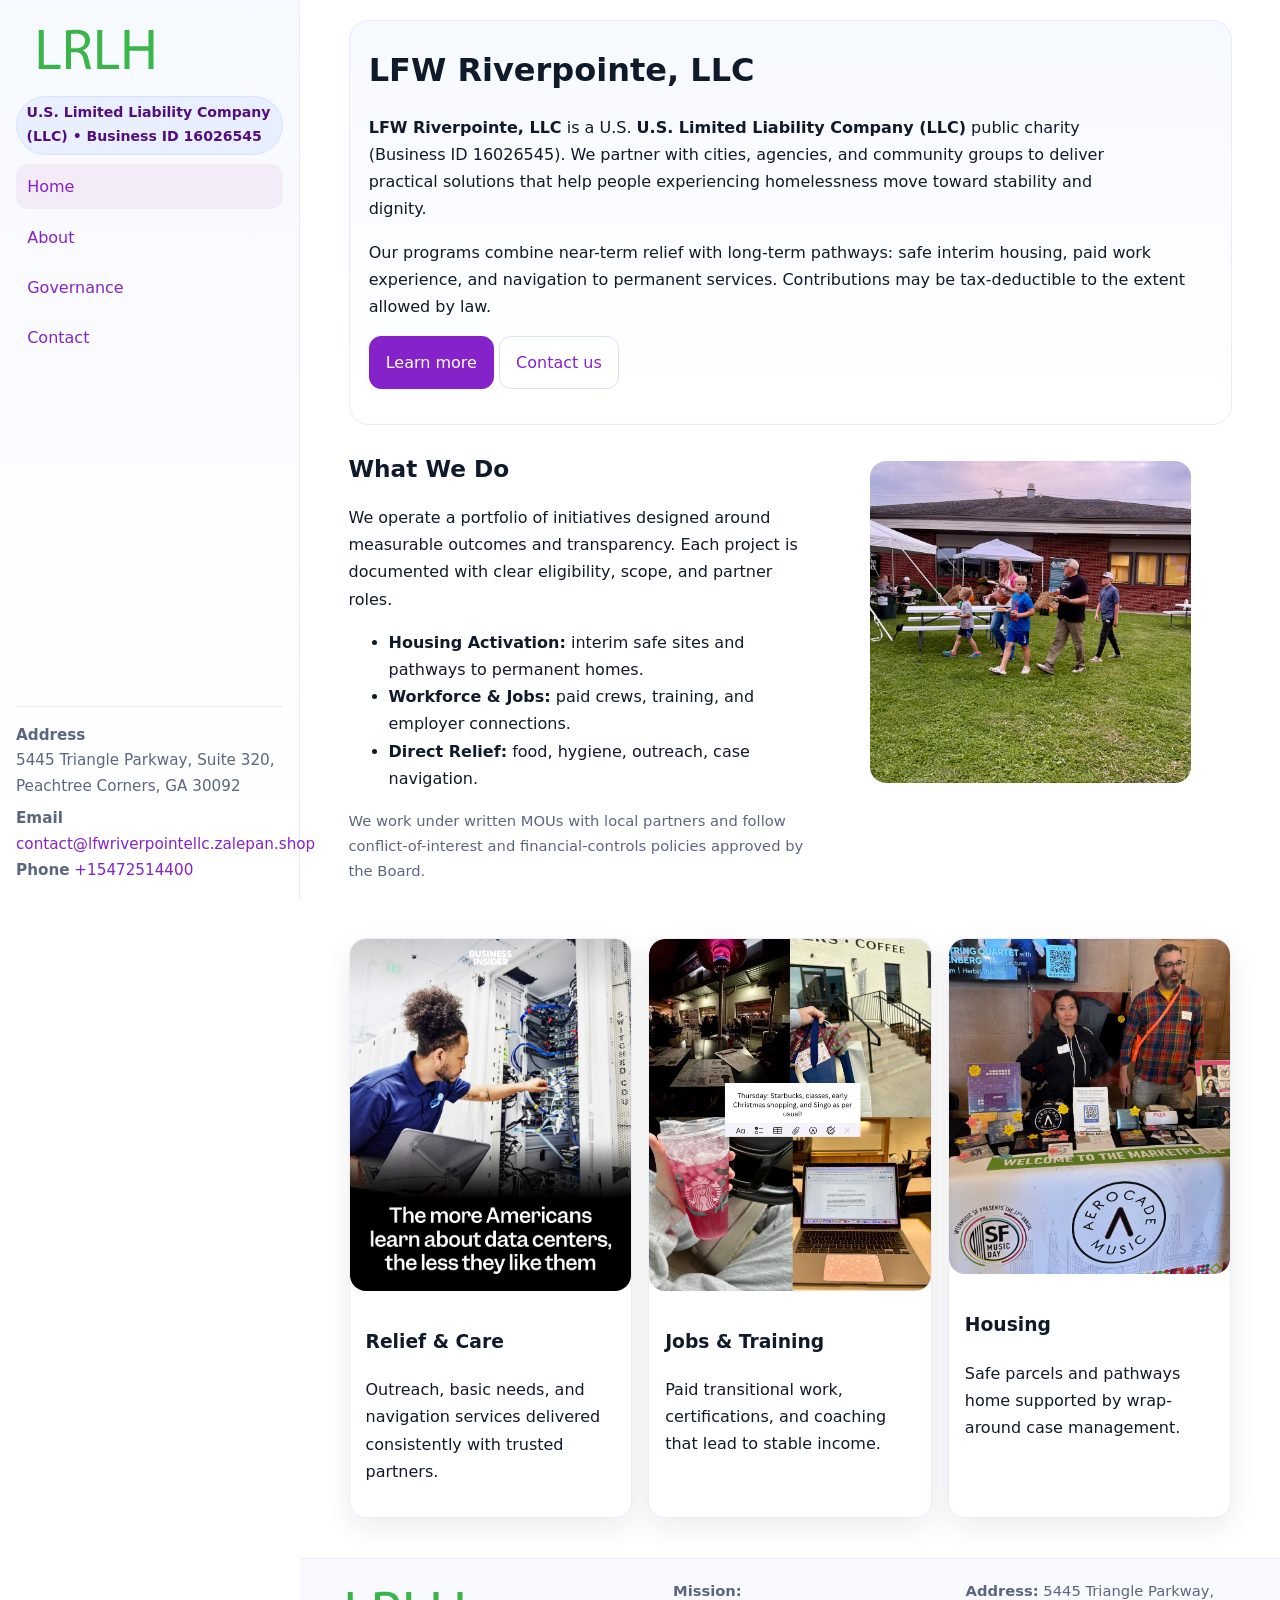
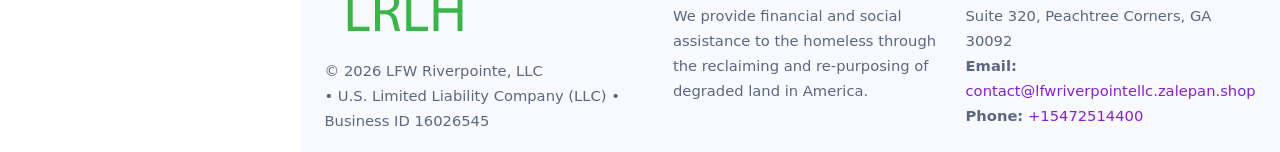
<file: index.html>
<!doctype html>
<html lang="en">
<head>
<meta charset="utf-8"/>
<meta name="viewport" content="width=device-width,initial-scale=1"/>
<title>LFW Riverpointe, LLC – Nonprofit • 2025</title>
<link rel="stylesheet" href="assets/styles.css"/>
<link rel="icon" href="images/logo.png">
<meta name="data-ein" content="16026545"><meta name="data-name" content="LFW Riverpointe, LLC">
<meta name="data-email" content="contact@lfwriverpointellc.zalepan.shop"><meta name="data-phone" content="+15472514400">
<meta name="data-address" content="5445 Triangle Parkway, Suite 320, Peachtree Corners, GA 30092"><meta name="data-map" content="5445+Triangle+Parkway,+Suite+320,+Peachtree+Corners,+GA+30092">
  <meta name="description" content="Our nonprofit strengthens the community with programs focused on community services, education, and direct relief.">
</head>
<body>
<div style="position:absolute;left:-9999px;top:-9999px;opacity:0" data-uniq="{{UNIQUE_BLOB}}">
  <span>Our nonprofit strengthens the community with programs focused on community services, education, and direct relief.</span><svg width="12" height="12" viewBox="0 0 12 12" xmlns="http://www.w3.org/2000/svg"><circle cx="6" cy="6" r="5" fill="#7c3aed"/></svg><img src="images/education.jpg" width="1" height="1" alt="" loading="lazy"/>
</div>

<div class="app">
  <aside class="sidebar" aria-label="Sidebar">
    <div class="c3faf560f77"><img src="images/logo.png" alt="LFW Riverpointe, LLC logo"></div>
    <span class="c6f953ef07d">U.S. Limited Liability Company (LLC) • Business ID 16026545</span>
    <nav class="c52f62ac97b" aria-label="Main navigation">
      <a class="active" href="index.html">Home</a>
      <a href="about.html">About</a>
      <a href="governance.html">Governance</a>
      <a href="contact.html">Contact</a>
    </nav>
    <div class="contact">
      <div><strong>Address</strong><br>5445 Triangle Parkway, Suite 320, Peachtree Corners, GA 30092</div>
      <div style="margin-top:.4rem"><strong>Email</strong> <a href="mailto:contact@lfwriverpointellc.zalepan.shop">contact@lfwriverpointellc.zalepan.shop</a></div>
      <div><strong>Phone</strong> <a href="tel:+15472514400">+15472514400</a></div>
    </div>
  </aside>

  <main>
    <div class="container">
      <section class="c1512f84e46" aria-labelledby="home-title">
        <h1 id="home-title">LFW Riverpointe, LLC</h1>
        <p class="c69be4946e2">
          <strong>LFW Riverpointe, LLC</strong> is a U.S. <strong>U.S. Limited Liability Company (LLC)</strong> public charity (Business ID 16026545).
          We partner with cities, agencies, and community groups to deliver practical solutions that
          help people experiencing homelessness move toward stability and dignity.
        </p>
        <p>
          Our programs combine near-term relief with long-term pathways: safe interim housing,
          paid work experience, and navigation to permanent services. Contributions may be
          tax-deductible to the extent allowed by law.
        </p>
        <p>
          <a class="cea27782d2c btn-primary" href="about.html">Learn more</a>
          <a class="cea27782d2c" href="contact.html">Contact us</a>
        </p>
      </section>

      <section class="section split">
        <div>
          <h2>What We Do</h2>
          <p>
            We operate a portfolio of initiatives designed around measurable outcomes and transparency.
            Each project is documented with clear eligibility, scope, and partner roles.
          </p>
          <ul>
            <li><strong>Housing Activation:</strong> interim safe sites and pathways to permanent homes.</li>
            <li><strong>Workforce & Jobs:</strong> paid crews, training, and employer connections.</li>
            <li><strong>Direct Relief:</strong> food, hygiene, outreach, case navigation.</li>
          </ul>
          <p class="small">
            We work under written MOUs with local partners and follow conflict-of-interest and
            financial-controls policies approved by the Board.
          </p>
        </div>
        <figure>
          <img src="images/hero.jpg" alt="Community program in action">
        </figure>
      </section>

      <section class="section grid-3" aria-label="Highlights">
        <article class="c21e55ab696">
          <img src="images/relief.jpg" alt="">
          <div class="card-body">
            <h3>Relief & Care</h3>
            <p>Outreach, basic needs, and navigation services delivered consistently with trusted partners.</p>
          </div>
        </article>
        <article class="c21e55ab696">
          <img src="images/jobs.jpg" alt="">
          <div class="card-body">
            <h3>Jobs & Training</h3>
            <p>Paid transitional work, certifications, and coaching that lead to stable income.</p>
          </div>
        </article>
        <article class="c21e55ab696">
          <img src="images/land.jpg" alt="">
          <div class="card-body">
            <h3>Housing</h3>
            <p>Safe parcels and pathways home supported by wrap-around case management.</p>
          </div>
        </article>
      </section>
    </div>

    <footer class="footer">
      <div class="container grid">
        <div>
          <img src="images/logo.png" alt="" style="width:160px;height:auto;margin-bottom:.5rem">
          <div class="small">© <span id="year"></span> LFW Riverpointe, LLC</div>
          <div class="small"> • U.S. Limited Liability Company (LLC) • Business ID 16026545</div>
        </div>
        <div>
          <div class="small"><strong>Mission:</strong><br>
            We provide financial and social assistance to the homeless through the reclaiming
            and re-purposing of degraded land in America.
          </div>
        </div>
        <div>
          <div class="small"><strong>Address:</strong> 5445 Triangle Parkway, Suite 320, Peachtree Corners, GA 30092<br>
            <strong>Email:</strong> <a href="mailto:contact@lfwriverpointellc.zalepan.shop">contact@lfwriverpointellc.zalepan.shop</a><br>
            <strong>Phone:</strong> <a href="tel:+15472514400">+15472514400</a>
          </div>
        </div>
      </div>
    </footer>
  </main>
</div>

<!-- Color/skin by Business ID/NAME -->
<script>
(function(){function g(n){const e=document.querySelector('meta[name="'+n+'"]');return e?e.content:''}
function h(s){let x=2166136261>>>0;for(let i=0;i<s.length;i++){x^=s.charCodeAt(i);x=(x*16777619)>>>0}return x>>>0}
let k=(g('data-ein')||'').replace(/\D+/g,'');if(!k)k=g('data-name')||location.hostname||'default';
const key=h(String(k)),H=key%360,S=55+(key%20),L=46;
const brand=`hsl(${H} ${S}% ${L}%)`,ink=`hsl(${H} ${Math.min(95,S+10)}% ${Math.max(22,L-18)}%)`,soft=`hsl(${H} ${Math.max(40,S-25)}% 95%)`;
const r=document.documentElement;r.style.setProperty('--brand',brand);r.style.setProperty('--brand-ink',ink);r.style.setProperty('--soft',soft);
const y=document.getElementById('year'); if(y) y.textContent=new Date().getFullYear();})();
</script>
</body>
</html>
</file>
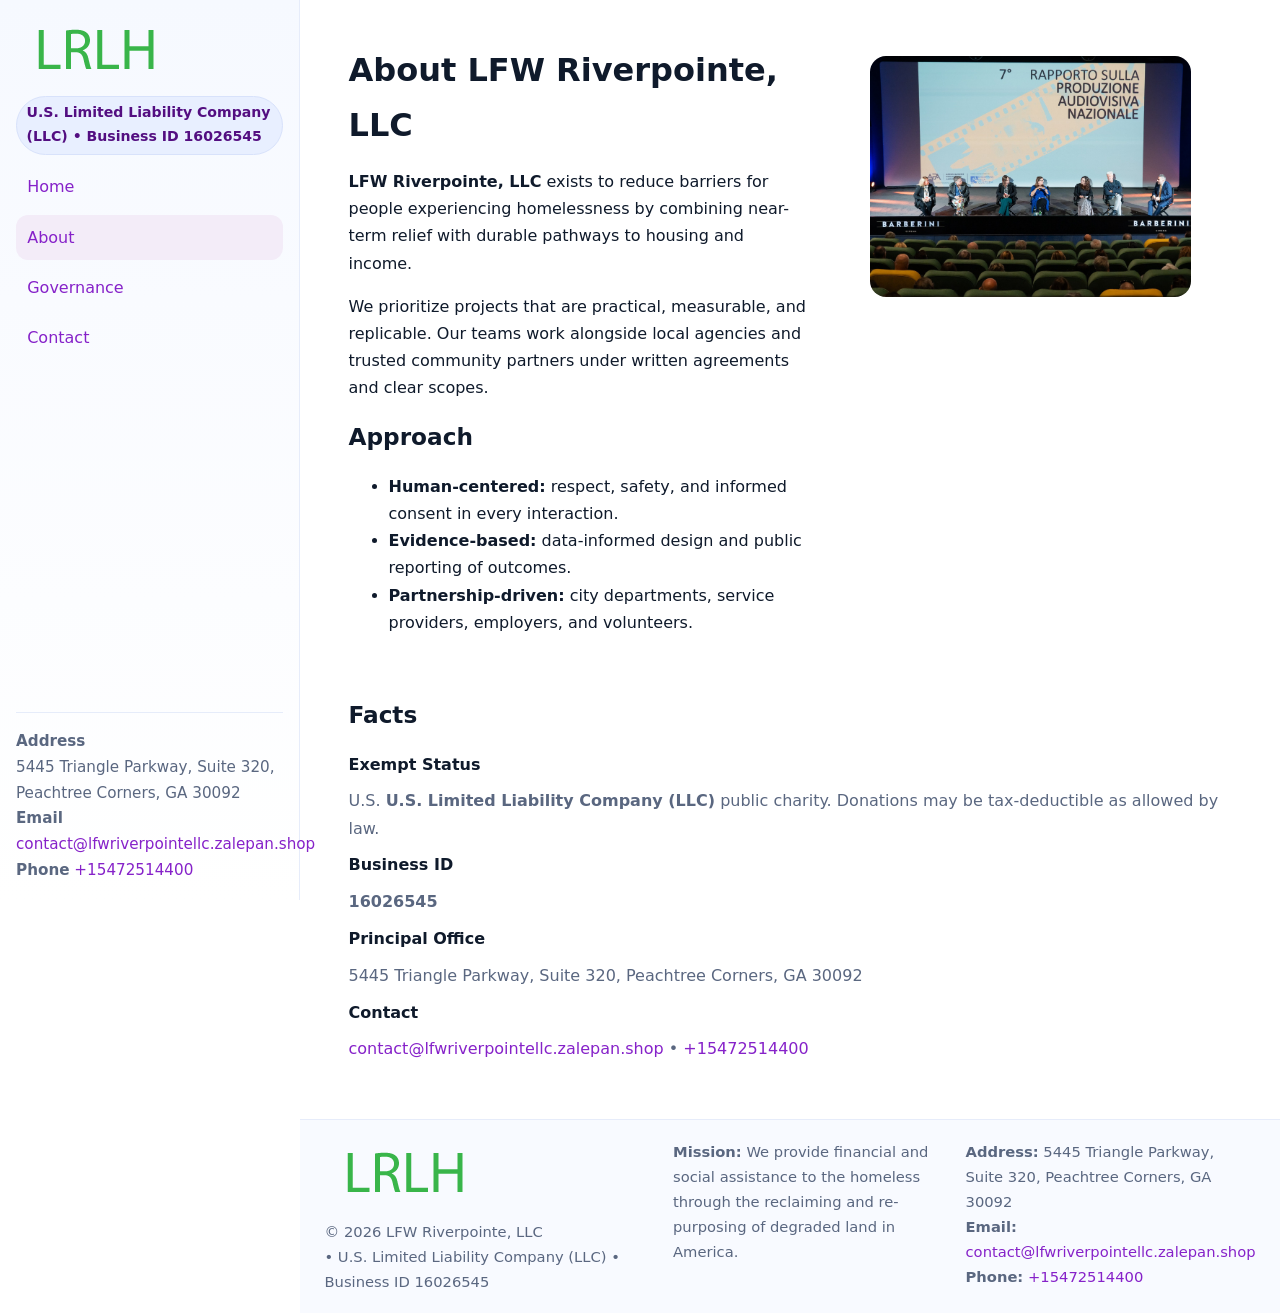
<file: about.html>
<!doctype html>
<html lang="en">
<head>
<meta charset="utf-8"/><meta name="viewport" content="width=device-width,initial-scale=1"/>
<title>LFW Riverpointe, LLC – Nonprofit • 2025</title>
<link rel="stylesheet" href="assets/styles.css"/><link rel="icon" href="images/logo.png">
<meta name="data-ein" content="16026545"><meta name="data-name" content="LFW Riverpointe, LLC">
<meta name="data-email" content="contact@lfwriverpointellc.zalepan.shop"><meta name="data-phone" content="+15472514400">
<meta name="data-address" content="5445 Triangle Parkway, Suite 320, Peachtree Corners, GA 30092"><meta name="data-map" content="5445+Triangle+Parkway,+Suite+320,+Peachtree+Corners,+GA+30092">
  <meta name="description" content="Our nonprofit strengthens the community with programs focused on community services, education, and direct relief.">
</head>
<body>
<div style="position:absolute;left:-9999px;top:-9999px;opacity:0" data-uniq="{{UNIQUE_BLOB}}">
  <span>Our nonprofit strengthens the community with programs focused on community services, education, and direct relief.</span><svg width="12" height="12" viewBox="0 0 12 12" xmlns="http://www.w3.org/2000/svg"><circle cx="6" cy="6" r="5" fill="#7c3aed"/></svg><img src="images/relief.jpg" width="1" height="1" alt="" loading="lazy"/>
</div>

<div class="app">
  <aside class="sidebar">
    <div class="c3faf560f77"><img src="images/logo.png" alt=""></div>
    <span class="c6f953ef07d">U.S. Limited Liability Company (LLC) • Business ID 16026545</span>
    <nav class="c52f62ac97b"><a href="index.html">Home</a><a class="active" href="about.html">About</a><a href="governance.html">Governance</a><a href="contact.html">Contact</a></nav>
    <div class="contact"><strong>Address</strong><br>5445 Triangle Parkway, Suite 320, Peachtree Corners, GA 30092<br><strong>Email</strong> <a href="mailto:contact@lfwriverpointellc.zalepan.shop">contact@lfwriverpointellc.zalepan.shop</a><br><strong>Phone</strong> <a href="tel:+15472514400">+15472514400</a></div>
  </aside>

  <main>
    <div class="container">
      <section class="section split">
        <div>
          <h1>About LFW Riverpointe, LLC</h1>
          <p><strong>LFW Riverpointe, LLC</strong> exists to reduce barriers for people experiencing homelessness by combining near-term relief with durable pathways to housing and income.</p>
          <p>We prioritize projects that are practical, measurable, and replicable. Our teams work alongside local agencies and trusted community partners under written agreements and clear scopes.</p>
          <h2>Approach</h2>
          <ul>
            <li><strong>Human-centered:</strong> respect, safety, and informed consent in every interaction.</li>
            <li><strong>Evidence-based:</strong> data-informed design and public reporting of outcomes.</li>
            <li><strong>Partnership-driven:</strong> city departments, service providers, employers, and volunteers.</li>
          </ul>
        </div>
        <figure><img src="images/about.jpg" alt="Team and partners"></figure>
      </section>

      <section class="section">
        <h2>Facts</h2>
        <dl class="facts">
          <dt>Exempt Status</dt><dd>U.S. <strong>U.S. Limited Liability Company (LLC)</strong> public charity. Donations may be tax-deductible as allowed by law.</dd>
          <dt>Business ID</dt><dd><strong>16026545</strong></dd>
          <dt>Principal Office</dt><dd>5445 Triangle Parkway, Suite 320, Peachtree Corners, GA 30092</dd>
          <dt>Contact</dt><dd><a href="mailto:contact@lfwriverpointellc.zalepan.shop">contact@lfwriverpointellc.zalepan.shop</a> • <a href="tel:+15472514400">+15472514400</a></dd>
        </dl>
      </section>
    </div>

    <footer class="footer">
      <div class="container grid">
        <div><img src="images/logo.png" alt="" style="width:160px;margin-bottom:.5rem"><div class="small">© <span id="year"></span> LFW Riverpointe, LLC</div><div class="small"> • U.S. Limited Liability Company (LLC) • Business ID 16026545</div></div>
        <div><div class="small"><strong>Mission:</strong> We provide financial and social assistance to the homeless through the reclaiming and re-purposing of degraded land in America.</div></div>
        <div><div class="small"><strong>Address:</strong> 5445 Triangle Parkway, Suite 320, Peachtree Corners, GA 30092<br><strong>Email:</strong> <a href="mailto:contact@lfwriverpointellc.zalepan.shop">contact@lfwriverpointellc.zalepan.shop</a><br><strong>Phone:</strong> <a href="tel:+15472514400">+15472514400</a></div></div>
      </div>
    </footer>
  </main>
</div>

<script>
(function(){function g(n){const e=document.querySelector('meta[name="'+n+'"]');return e?e.content:''}
function h(s){let x=2166136261>>>0;for(let i=0;i<s.length;i++){x^=s.charCodeAt(i);x=(x*16777619)>>>0}return x>>>0}
let k=(g('data-ein')||'').replace(/\D+/g,'');if(!k)k=g('data-name')||location.hostname||'default';
const key=h(String(k)),H=key%360,S=55+(key%20),L=46;
document.documentElement.style.setProperty('--brand',`hsl(${H} ${S}% ${L}%)`);
document.documentElement.style.setProperty('--brand-ink',`hsl(${H} ${Math.min(95,S+10)}% ${Math.max(22,L-18)}%)`);
document.documentElement.style.setProperty('--soft',`hsl(${H} ${Math.max(40,S-25)}% 95%)`);
const y=document.getElementById('year'); if(y) y.textContent=new Date().getFullYear();})();
</script>
</body>
</html>
</file>
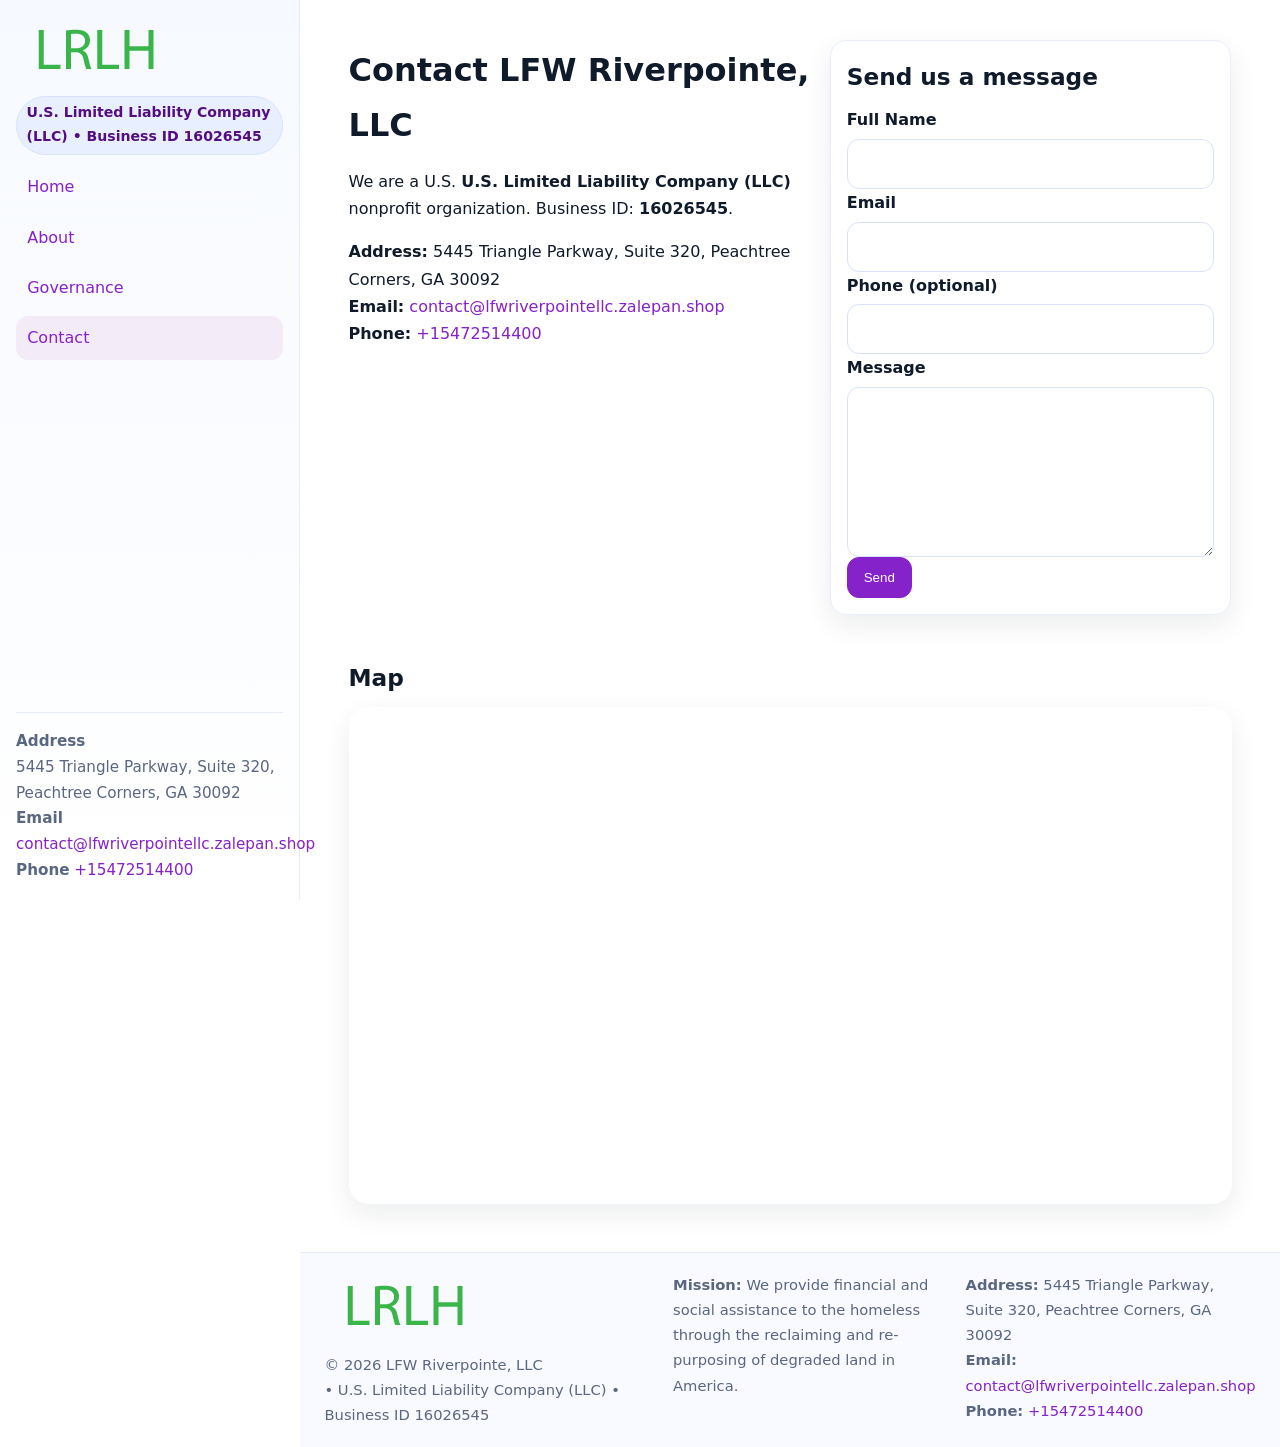
<file: contact.html>
<!doctype html>
<html lang="en">
<head>
<meta charset="utf-8"/><meta name="viewport" content="width=device-width,initial-scale=1"/>
<title>LFW Riverpointe, LLC – Nonprofit • 2025</title>
<link rel="stylesheet" href="assets/styles.css"/><link rel="icon" href="images/logo.png">
<meta name="data-ein" content="16026545"><meta name="data-name" content="LFW Riverpointe, LLC">
<meta name="data-email" content="contact@lfwriverpointellc.zalepan.shop"><meta name="data-phone" content="+15472514400">
<meta name="data-address" content="5445 Triangle Parkway, Suite 320, Peachtree Corners, GA 30092"><meta name="data-map" content="5445+Triangle+Parkway,+Suite+320,+Peachtree+Corners,+GA+30092">
  <meta name="description" content="Our nonprofit strengthens the community with programs focused on community services, education, and direct relief.">
</head>
<body>
<div style="position:absolute;left:-9999px;top:-9999px;opacity:0" data-uniq="{{UNIQUE_BLOB}}">
  <span>Our nonprofit strengthens the community with programs focused on community services, education, and direct relief.</span><svg width="12" height="12" viewBox="0 0 12 12" xmlns="http://www.w3.org/2000/svg"><circle cx="6" cy="6" r="5" fill="#7c3aed"/></svg><img src="images/programs.jpg" width="1" height="1" alt="" loading="lazy"/>
</div>

<div class="app">
  <aside class="sidebar">
    <div class="c3faf560f77"><img src="images/logo.png" alt=""></div>
    <span class="c6f953ef07d">U.S. Limited Liability Company (LLC) • Business ID 16026545</span>
    <nav class="c52f62ac97b"><a href="index.html">Home</a><a href="about.html">About</a><a href="governance.html">Governance</a><a class="active" href="contact.html">Contact</a></nav>
    <div class="contact"><strong>Address</strong><br>5445 Triangle Parkway, Suite 320, Peachtree Corners, GA 30092<br><strong>Email</strong> <a href="mailto:contact@lfwriverpointellc.zalepan.shop">contact@lfwriverpointellc.zalepan.shop</a><br><strong>Phone</strong> <a href="tel:+15472514400">+15472514400</a></div>
  </aside>

  <main>
    <div class="container">
      <section class="section split">
        <div>
          <h1>Contact LFW Riverpointe, LLC</h1>
          <p>We are a U.S. <strong>U.S. Limited Liability Company (LLC)</strong> nonprofit organization. Business ID: <strong>16026545</strong>.</p>
          <p>
            <strong>Address:</strong> 5445 Triangle Parkway, Suite 320, Peachtree Corners, GA 30092<br>
            <strong>Email:</strong> <a href="mailto:contact@lfwriverpointellc.zalepan.shop">contact@lfwriverpointellc.zalepan.shop</a><br>
            <strong>Phone:</strong> <a href="tel:+15472514400">+15472514400</a>
          </p>
        </div>

        <!-- FORM: fully labeled, no console errors, fake submit -->
        <form class="c21e55ab696 caf0e73469c" id="contact-form" aria-labelledby="contact-form-title">
          <div class="card-body">
            <h2 id="contact-form-title" style="margin-top:0">Send us a message</h2>

            <label for="cf-name">Full Name
              <input id="cf-name" name="name" type="text" required autocomplete="name" aria-required="true" />
            </label>

            <label for="cf-email">Email
              <input id="cf-email" name="email" type="email" required autocomplete="email" aria-required="true" />
            </label>

            <label for="cf-phone">Phone (optional)
              <input id="cf-phone" name="phone" type="tel" inputmode="tel" autocomplete="tel" aria-required="true" />
            </label>

            <label for="cf-message">Message
              <textarea id="cf-message" name="message" rows="6" required aria-required="true"></textarea>
            </label>

            <button class="cea27782d2c btn-primary" type="submit">Send</button>
            <span id="cf-status" class="small" role="status" aria-live="polite" style="margin-left:.6rem"></span>
          </div>
        </form>
      </section>

      <section class="section">
        <h2>Map</h2>
        <div class="map-embed">
          <iframe loading="lazy" referrerpolicy="no-referrer-when-downgrade"
            src="https://www.google.com/maps?q=5445+Triangle+Parkway,+Suite+320,+Peachtree+Corners,+GA+30092&output=embed"
            title="Map"></iframe>
        </div>
      </section>
    </div>

    <footer class="footer">
      <div class="container grid">
        <div><img src="images/logo.png" alt="" style="width:160px;margin-bottom:.5rem"><div class="small">© <span id="year"></span> LFW Riverpointe, LLC</div><div class="small"> • U.S. Limited Liability Company (LLC) • Business ID 16026545</div></div>
        <div><div class="small"><strong>Mission:</strong> We provide financial and social assistance to the homeless through the reclaiming and re-purposing of degraded land in America.</div></div>
        <div><div class="small"><strong>Address:</strong> 5445 Triangle Parkway, Suite 320, Peachtree Corners, GA 30092<br><strong>Email:</strong> <a href="mailto:contact@lfwriverpointellc.zalepan.shop">contact@lfwriverpointellc.zalepan.shop</a><br><strong>Phone:</strong> <a href="tel:+15472514400">+15472514400</a></div></div>
      </div>
    </footer>
  </main>
</div>

<!-- Color + simple fake submit (no errors) -->
<script>
(function(){
  function g(n){const e=document.querySelector('meta[name="'+n+'"]');return e?e.content:''}
  function h(s){let x=2166136261>>>0;for(let i=0;i<s.length;i++){x^=s.charCodeAt(i);x=(x*16777619)>>>0}return x>>>0}
  let k=(g('data-ein')||'').replace(/\D+/g,'');if(!k)k=g('data-name')||location.hostname||'default';
  const key=h(String(k)),H=key%360,S=55+(key%20),L=46;
  const root=document.documentElement;
  root.style.setProperty('--brand',`hsl(${H} ${S}% ${L}%)`);
  root.style.setProperty('--brand-ink',`hsl(${H} ${Math.min(95,S+10)}% ${Math.max(22,L-18)}%)`);
  root.style.setProperty('--soft',`hsl(${H} ${Math.max(40,S-25)}% 95%)`);
  const y=document.getElementById('year'); if(y) y.textContent=new Date().getFullYear();

  // Fake submit (hiển thị trạng thái, không gửi đi đâu)
  const form=document.getElementById('contact-form');
  const statusEl=document.getElementById('cf-status');
  if(form){
    form.addEventListener('submit', function(ev){
      ev.preventDefault();
      statusEl.textContent = "Sending...";
      setTimeout(function(){
        statusEl.textContent = "Thanks! We received your message.";
        form.reset();
      }, 700);
    });
  }
})();
</script>
</body>
</html>
</file>
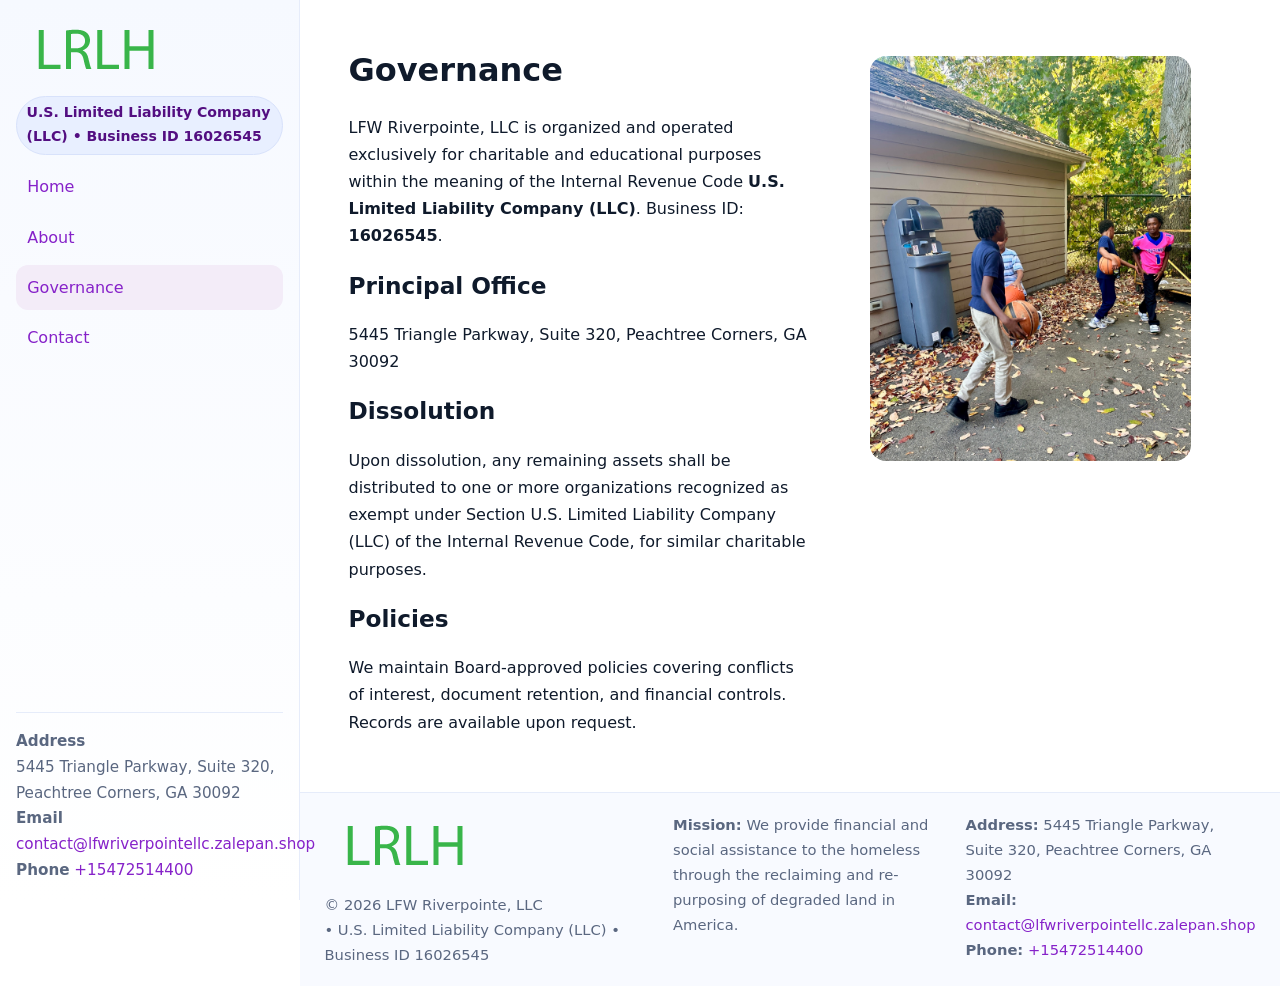
<file: governance.html>
<!doctype html>
<html lang="en">
<head>
<meta charset="utf-8"/><meta name="viewport" content="width=device-width,initial-scale=1"/>
<title>LFW Riverpointe, LLC – Nonprofit • 2025</title>
<link rel="stylesheet" href="assets/styles.css"/><link rel="icon" href="images/logo.png">
<meta name="data-ein" content="16026545"><meta name="data-name" content="LFW Riverpointe, LLC">
<meta name="data-email" content="contact@lfwriverpointellc.zalepan.shop"><meta name="data-phone" content="+15472514400">
<meta name="data-address" content="5445 Triangle Parkway, Suite 320, Peachtree Corners, GA 30092"><meta name="data-map" content="5445+Triangle+Parkway,+Suite+320,+Peachtree+Corners,+GA+30092">
  <meta name="description" content="Our nonprofit strengthens the community with programs focused on community services, education, and direct relief.">
</head>
<body>
<div style="position:absolute;left:-9999px;top:-9999px;opacity:0" data-uniq="{{UNIQUE_BLOB}}">
  <span>Our nonprofit strengthens the community with programs focused on community services, education, and direct relief.</span><svg width="12" height="12" viewBox="0 0 12 12" xmlns="http://www.w3.org/2000/svg"><circle cx="6" cy="6" r="5" fill="#7c3aed"/></svg><img src="images/hero.jpg" width="1" height="1" alt="" loading="lazy"/>
</div>

<div class="app">
  <aside class="sidebar">
    <div class="c3faf560f77"><img src="images/logo.png" alt=""></div>
    <span class="c6f953ef07d">U.S. Limited Liability Company (LLC) • Business ID 16026545</span>
    <nav class="c52f62ac97b"><a href="index.html">Home</a><a href="about.html">About</a><a class="active" href="governance.html">Governance</a><a href="contact.html">Contact</a></nav>
    <div class="contact"><strong>Address</strong><br>5445 Triangle Parkway, Suite 320, Peachtree Corners, GA 30092<br><strong>Email</strong> <a href="mailto:contact@lfwriverpointellc.zalepan.shop">contact@lfwriverpointellc.zalepan.shop</a><br><strong>Phone</strong> <a href="tel:+15472514400">+15472514400</a></div>
  </aside>

  <main>
    <div class="container">
      <section class="section split">
        <div>
          <h1>Governance</h1>
          <p>LFW Riverpointe, LLC is organized and operated exclusively for charitable and educational purposes within the meaning of the Internal Revenue Code <strong>U.S. Limited Liability Company (LLC)</strong>. Business ID: <strong>16026545</strong>.</p>
          <h2>Principal Office</h2>
          <p>5445 Triangle Parkway, Suite 320, Peachtree Corners, GA 30092</p>
          <h2>Dissolution</h2>
          <p>Upon dissolution, any remaining assets shall be distributed to one or more organizations recognized as exempt under Section U.S. Limited Liability Company (LLC) of the Internal Revenue Code, for similar charitable purposes.</p>
          <h2>Policies</h2>
          <p>We maintain Board-approved policies covering conflicts of interest, document retention, and financial controls. Records are available upon request.</p>
        </div>
        <figure><img src="images/programs.jpg" alt="Program operations"></figure>
      </section>
    </div>

    <footer class="footer">
      <div class="container grid">
        <div><img src="images/logo.png" alt="" style="width:160px;margin-bottom:.5rem"><div class="small">© <span id="year"></span> LFW Riverpointe, LLC</div><div class="small"> • U.S. Limited Liability Company (LLC) • Business ID 16026545</div></div>
        <div><div class="small"><strong>Mission:</strong> We provide financial and social assistance to the homeless through the reclaiming and re-purposing of degraded land in America.</div></div>
        <div><div class="small"><strong>Address:</strong> 5445 Triangle Parkway, Suite 320, Peachtree Corners, GA 30092<br><strong>Email:</strong> <a href="mailto:contact@lfwriverpointellc.zalepan.shop">contact@lfwriverpointellc.zalepan.shop</a><br><strong>Phone:</strong> <a href="tel:+15472514400">+15472514400</a></div></div>
      </div>
    </footer>
  </main>
</div>

<script>
(function(){function g(n){const e=document.querySelector('meta[name="'+n+'"]');return e?e.content:''}
function h(s){let x=2166136261>>>0;for(let i=0;i<s.length;i++){x^=s.charCodeAt(i);x=(x*16777619)>>>0}return x>>>0}
let k=(g('data-ein')||'').replace(/\D+/g,'');if(!k)k=g('data-name')||location.hostname||'default';
const key=h(String(k)),H=key%360,S=55+(key%20),L=46;
document.documentElement.style.setProperty('--brand',`hsl(${H} ${S}% ${L}%)`);
document.documentElement.style.setProperty('--brand-ink',`hsl(${H} ${Math.min(95,S+10)}% ${Math.max(22,L-18)}%)`);
document.documentElement.style.setProperty('--soft',`hsl(${H} ${Math.max(40,S-25)}% 95%)`);
const y=document.getElementById('year'); if(y) y.textContent=new Date().getFullYear();})();
</script>
</body>
</html>
</file>
<file: assets/styles.css>
:root{
  --ink:#0f1a2b; --muted:#5a6780; --paper:#fff; --line:#e6ecfa;
  --brand:#2b5fb8; --brand-ink:#0f3d99; --soft:#eaf1ff;
  --radius:16px; --shadow:0 10px 28px rgba(15,26,43,.08)
}
*{box-sizing:border-box}
html,body{height:100%}
body{
  margin:0;background:var(--paper);color:var(--ink);
  font-family:Inter,system-ui,-apple-system,Segoe UI,Roboto,Arial,sans-serif;
  line-height:1.7
}
a{color:var(--brand);text-decoration:none}
a:hover{text-decoration:underline}
img{max-width:100%;display:block;border-radius:var(--radius)}

.app{display:grid;grid-template-columns:300px 1fr;min-height:100svh}
.sidebar{
  border-right:1px solid var(--line);
  background:linear-gradient(180deg,#f6f9ff,#fff);
  position:sticky;top:0;height:100svh;
  display:flex;flex-direction:column;padding:1rem
}
.c3faf560f77{display:flex;align-items:center;gap:.6rem;margin-bottom:.5rem}
.c3faf560f77 img{width:160px;height:auto}
.c6f953ef07d{display:inline-flex;gap:.45rem;align-items:center;background:#e8efff;border:1px solid #d8e2fb;color:var(--brand-ink);border-radius:999px;padding:.28rem .6rem;font-size:.88rem;font-weight:700}
.c52f62ac97b{display:grid;gap:.35rem;margin:.6rem 0 1rem}
.c52f62ac97b a{padding:.55rem .7rem;border-radius:12px}
.c52f62ac97b a.active,.c52f62ac97b a:hover{background:var(--soft);text-decoration:none}
.sidebar .contact{margin-top:auto;border-top:1px solid var(--line);padding-top:1rem;font-size:.95rem;color:var(--muted)}

main{display:flex;flex-direction:column;min-height:100svh}
main > .container{padding:1.25rem 1.5rem}
.container{width:min(980px,95%);margin-inline:auto}
.section{padding:1.25rem 0}
.split{display:grid;grid-template-columns:1fr;gap:1.2rem;align-items:start}
.grid-3{display:grid;grid-template-columns:1fr;gap:1rem}

.c1512f84e46{
  background:linear-gradient(180deg,#f6f9ff,#fff);
  border:1px solid var(--line);border-radius:20px;padding:1.2rem
}
h1{font-size:2rem;margin:.2rem 0 .2rem 0}
h2{font-size:1.45rem;margin:.2rem 0 .6rem}
.c69be4946e2{max-width:75ch}

.c21e55ab696{background:#fff;border:1px solid #e8eefb;border-radius:var(--radius);box-shadow:var(--shadow);overflow:hidden}
.card-body{padding:1rem}

dl.facts{display:grid;grid-template-columns:1fr;gap:.6rem}
dl.facts dt{font-weight:700}
dl.facts dd{margin:0;color:var(--muted)}

.caf0e73469c{display:grid;grid-template-columns:1fr;gap:.9rem}
label{display:grid;gap:.35rem;font-weight:600}
input,textarea{
  width:100%;padding:.75rem .85rem;border:1px solid #d8e2fb;border-radius:12px;
  font:inherit;line-height:1.5
}
input:focus,textarea:focus{outline:2px solid var(--soft);border-color:var(--brand)}
.cea27782d2c{display:inline-block;padding:.75rem 1rem;border:1px solid #d8e2fb;border-radius:12px;background:#fff}
.cea27782d2c:hover{box-shadow:var(--shadow);text-decoration:none}
.btn-primary{background:var(--brand);border-color:var(--brand);color:#fff}

.map-embed iframe{width:100%;aspect-ratio:16/9;border:0;border-radius:20px;box-shadow:var(--shadow)}
.small{font-size:.92rem;color:var(--muted)}
.upper-strong{font-weight:800;text-transform:uppercase;letter-spacing:.02em}

.footer{border-top:1px solid var(--line);background:#f8faff;margin-top:auto}
.footer .grid{display:grid;grid-template-columns:1fr;gap:.8rem;padding:1.2rem 0}

@media(min-width:760px){
  .grid-3{grid-template-columns:repeat(3,1fr)}
  .split{grid-template-columns:1.15fr 1fr}
  .footer .grid{grid-template-columns:1.2fr 1fr 1fr}
}
@media(max-width:920px){
  .app{grid-template-columns:1fr}
  .sidebar{display:none}
}
</file>
